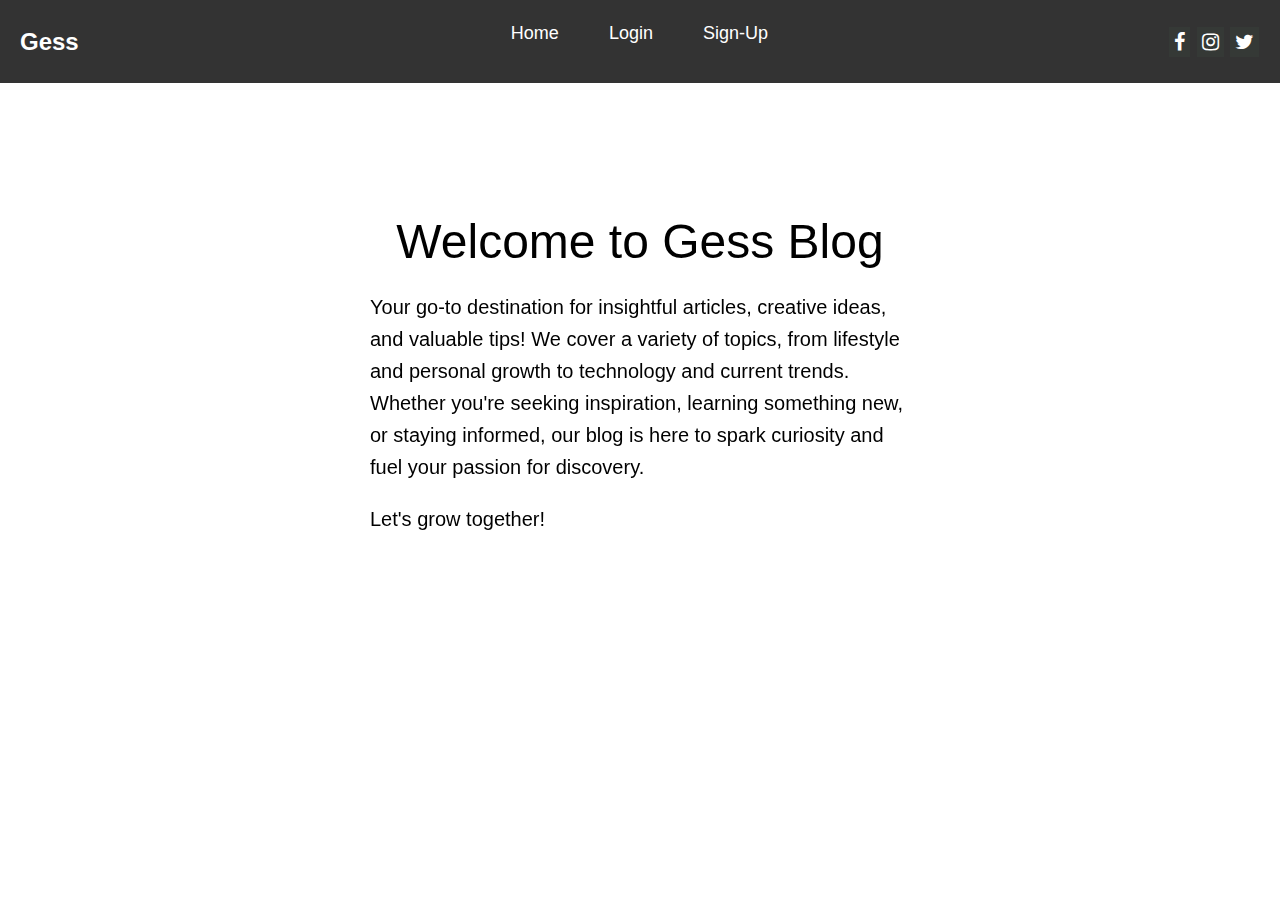
<file: index.html>
<!DOCTYPE html>
<html lang="en">

<head>
    <meta charset="UTF-8">
    <meta name="viewport" content="width=device-width, initial-scale=1.0">
    <title>Floating Background Blog</title>
    <link href="https://cdn.jsdelivr.net/npm/bootstrap@5.3.3/dist/css/bootstrap.min.css" rel="stylesheet"
        integrity="sha384-QWTKZyjpPEjISv5WaRU9OFeRpok6YctnYmDr5pNlyT2bRjXh0JMhjY6hW+ALEwIH" crossorigin="anonymous">
    <script src="https://cdn.jsdelivr.net/npm/bootstrap@5.3.3/dist/js/bootstrap.bundle.min.js"
        integrity="sha384-YvpcrYf0tY3lHB60NNkmXc5s9fDVZLESaAA55NDzOxhy9GkcIdslK1eN7N6jIeHz"
        crossorigin="anonymous"></script>
    <link rel="stylesheet" href="https://cdnjs.cloudflare.com/ajax/libs/font-awesome/4.7.0/css/font-awesome.min.css">

    <link rel="stylesheet" href="./css/index.css">

</head>

<body>
    <nav class="navbar">
        <div class="logo">Gess</div>
        <div>
            <ul class="nav-links">
                <li><a href="index.html">Home</a></li>
                <li><a href="login.html">Login</a></li>
                <li><a href="signup.html">Sign-Up</a></li>
                
            </ul>
        </div>
        <div>
            <a href="#" class="fa fa-facebook"></a>
            <a href="#" class="fa fa-instagram"></a>
            <a href="#" class="fa fa-twitter"></a>
        </div>
    </nav>
    <div class="background"></div>


    <div class="container">
        <div class="content">
            <h1>Welcome to Gess Blog</h1>
            <p> Your go-to destination for insightful articles, creative ideas, and valuable tips! We cover a
                variety of topics, from lifestyle and personal growth to technology and current trends. Whether
                you're seeking inspiration, learning something new, or staying informed, our blog is here to spark
                curiosity and fuel your passion for discovery. </p>
            <p>Let's grow together!</p>
        </div>
    </div>
</body>
</html>
</file>
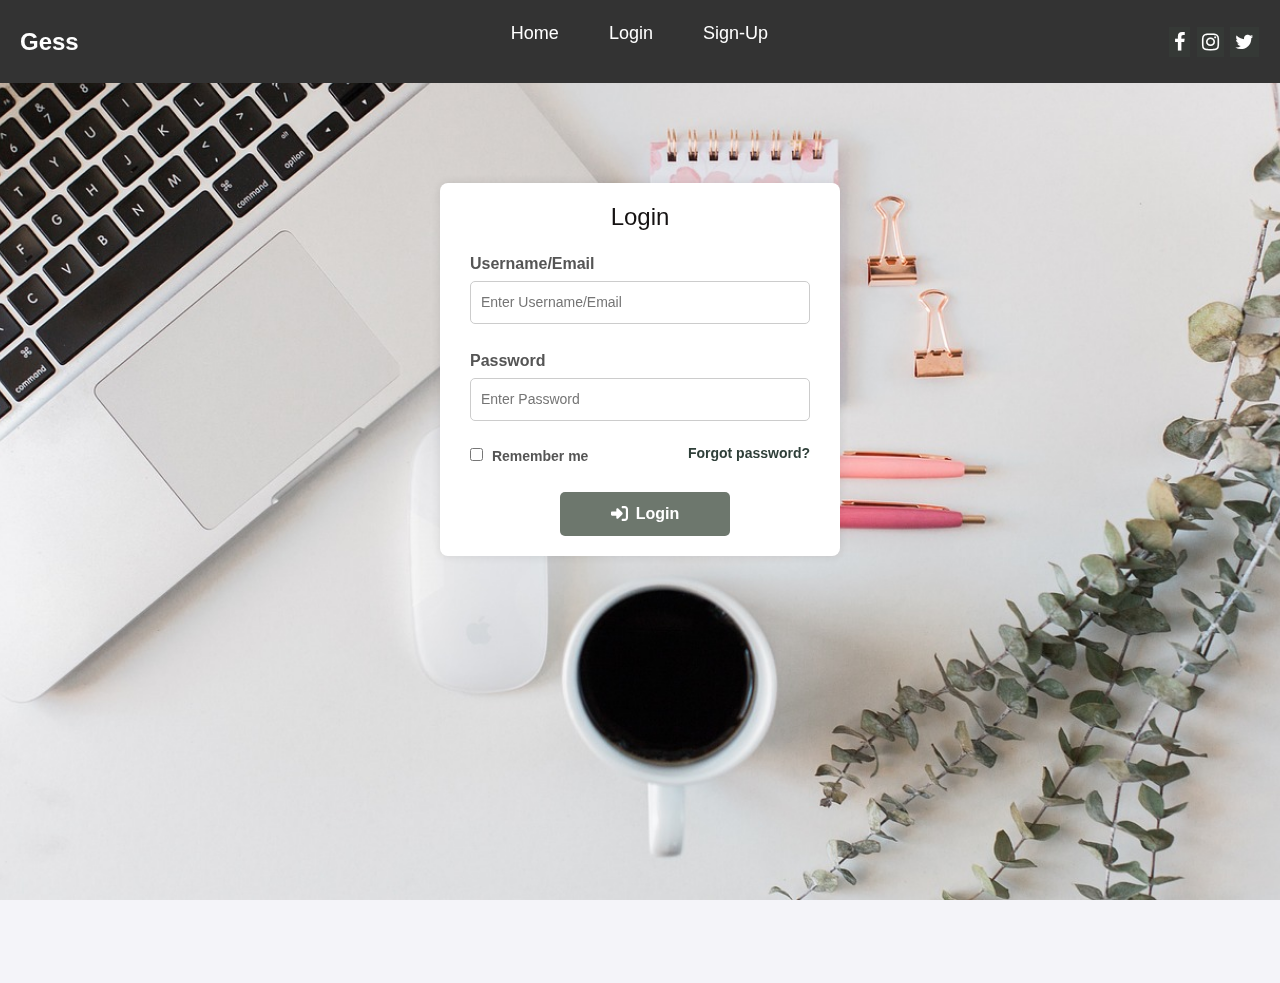
<file: login.html>
<!DOCTYPE html>
<html lang="en">

<head>
    <meta charset="UTF-8">
    <meta name="viewport" content="width=device-width, initial-scale=1.0">
    <title>Login</title>
    <link href="https://cdn.jsdelivr.net/npm/bootstrap@5.3.3/dist/css/bootstrap.min.css" rel="stylesheet"
        integrity="sha384-QWTKZyjpPEjISv5WaRU9OFeRpok6YctnYmDr5pNlyT2bRjXh0JMhjY6hW+ALEwIH" crossorigin="anonymous">
    <script src="https://cdn.jsdelivr.net/npm/bootstrap@5.3.3/dist/js/bootstrap.bundle.min.js"
        integrity="sha384-YvpcrYf0tY3lHB60NNkmXc5s9fDVZLESaAA55NDzOxhy9GkcIdslK1eN7N6jIeHz"
        crossorigin="anonymous"></script>
    <link rel="stylesheet" href="https://cdnjs.cloudflare.com/ajax/libs/font-awesome/4.7.0/css/font-awesome.min.css">

    <link rel="stylesheet" href="./css/main.css">

    <link rel="stylesheet" href="./css/login.css">
    <script src="./js/main.js"></script>
    <script src="./js/login.js"></script>


</head>

<body>
    <nav class="navbar">
        <div class="logo">Gess</div>
        <ul class="nav-links">
            <li><a href="index.html">Home</a></li>
            <li><a href="login.html">Login</a></li>
            <li><a href="signup.html">Sign-Up</a></li>
            
        </ul>

        <div>
            <a href="#" class="fa fa-facebook"></a>
            <a href="#" class="fa fa-instagram"></a>
            <a href="#" class="fa fa-twitter"></a>
        </div>
    </nav>
    <div class="background"></div>

    <div class="page-container">
        <main class="login-container">
            <h2>Login</h2>

            <label for="username">Username/Email</label>
            <input type="text" id="username" placeholder="Enter Username/Email" required>

            <label for="password">Password</label>
            <input type="password" id="password" placeholder="Enter Password" required>

            <div class="form-options">
                <label class="remember-me">
                    <input type="checkbox" id="remember-me"> Remember me
                </label>
                <a href="#" class="forgot-password"><b>Forgot password?</b></a>
            </div>

            <button id="loginButton" class="login-btn"><img src="./images/SVG/login.svg" class="icons">Login</button>

        </main>
    </div>
</body>

</html>
</file>
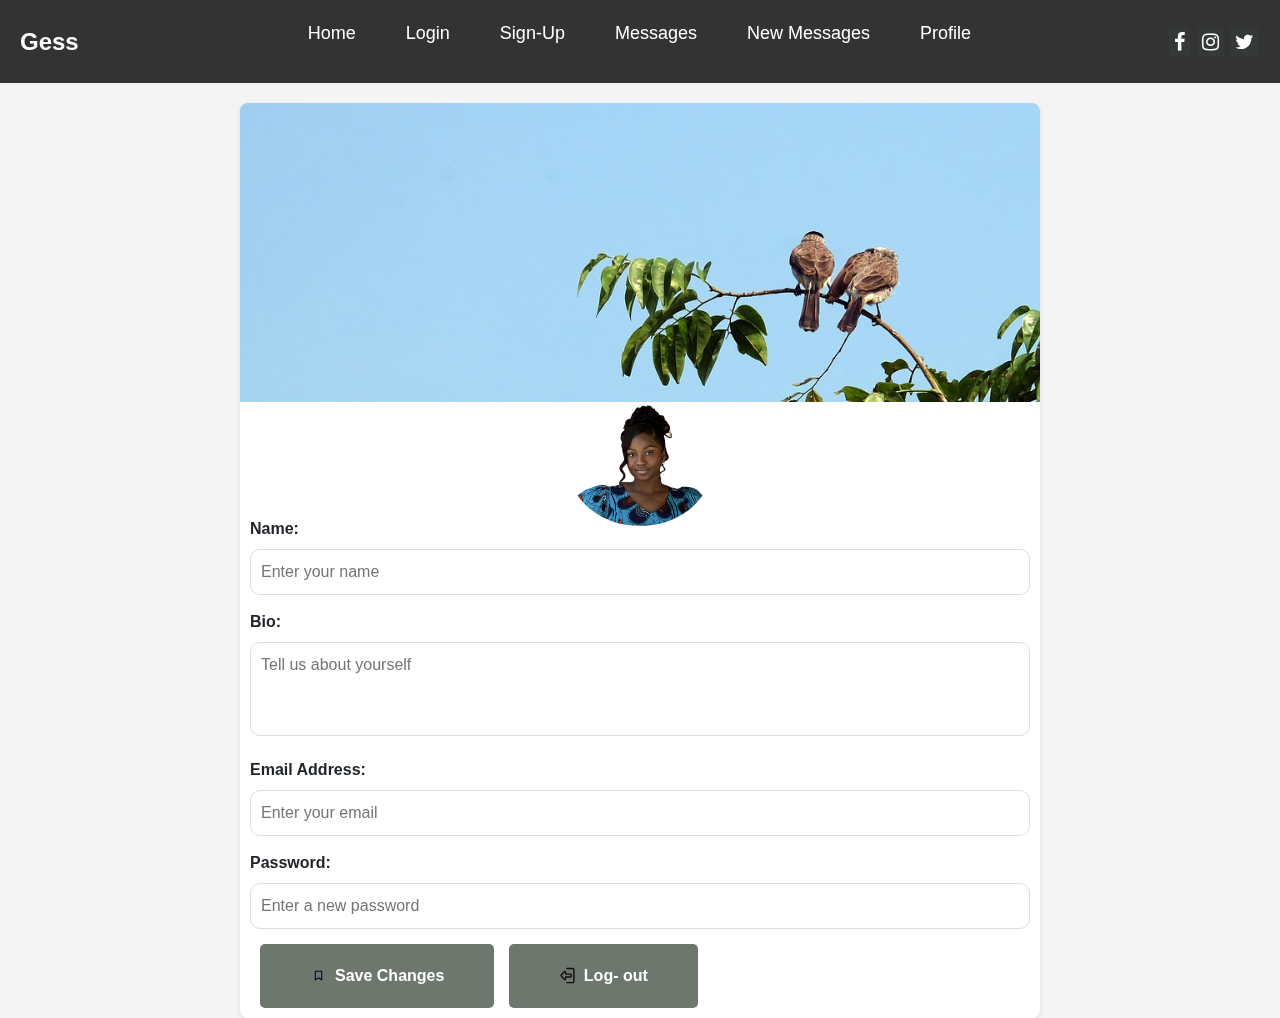
<file: profile.html>
<!DOCTYPE html>
<html lang="en">

<head>
    <meta charset="UTF-8">
    <meta name="viewport" content="width=device-width, initial-scale=1.0">
    <title>Profile</title>
    <link href="https://cdn.jsdelivr.net/npm/bootstrap@5.3.3/dist/css/bootstrap.min.css" rel="stylesheet"
        integrity="sha384-QWTKZyjpPEjISv5WaRU9OFeRpok6YctnYmDr5pNlyT2bRjXh0JMhjY6hW+ALEwIH" crossorigin="anonymous">
    <script src="https://cdn.jsdelivr.net/npm/bootstrap@5.3.3/dist/js/bootstrap.bundle.min.js"
        integrity="sha384-YvpcrYf0tY3lHB60NNkmXc5s9fDVZLESaAA55NDzOxhy9GkcIdslK1eN7N6jIeHz"
        crossorigin="anonymous"></script>
    <link rel="stylesheet" href="https://cdnjs.cloudflare.com/ajax/libs/font-awesome/4.7.0/css/font-awesome.min.css">
    <link rel="stylesheet" href="./css/main.css">
    <link rel="stylesheet" href="./css/profile.css">
    <script src="./js/profile.js"></script>

</head>

<body>
    <nav class="navbar">
        <div class="logo">Gess</div>
        <ul class="nav-links">
            <li><a href="index.html">Home</a></li>
            <li><a href="login.html">Login</a></li>
            <li><a href="signup.html">Sign-Up</a></li>
            <li><a href="messages.html">Messages</a></li>
            <li><a href="new.html">New Messages</a></li>
            <li><a href="profile.html">Profile</a></li>
        </ul>
        <div>
            <a href="#" class="fa fa-facebook"></a>
            <a href="#" class="fa fa-instagram"></a>
            <a href="#" class="fa fa-twitter"></a>
        </div>
    </nav>
    <div class="profile-container">
        <!-- Cover Photo Section -->
        <div class="cover-photo">
            <img id="cover-photo" src="./images/bird-6776077_960_720.jpg" alt="Cover Photo">
        </div>

        <!-- Profile Header -->
        <div class="profile-header">
            <div class="profile-photo-container">
                <img id="profile-photo" src="./images/profile picture.png" alt="Profile Photo">
            </div>
        </div>
        <div class="background"></div>


        <div class="profile-form">
            <form id="editable-profile-form">
                <label for="name">Name:</label>
                <input type="text" id="name" placeholder="Enter your name">

                <label for="bio">Bio:</label>
                <textarea id="bio" rows="3" placeholder="Tell us about yourself"></textarea>

                <label for="email">Email Address:</label>
                <input type="email" id="email" placeholder="Enter your email">

                <label for="password">Password:</label>
                <input type="password" id="password" placeholder="Enter a new password">

                <button type="submit" id="submit"><img src="./images/SVG/save.svg" class="icons">Save Changes</button>
                <button id="logout"><img src="./images/SVG/logout.svg" class="icons">Log- out</button>

            </form>
        </div>
    </div>
</body>

</html>
</file>
<file: css/index.css>
header {
    background-color: #333;
    color: white;
    padding: 20px;
    text-align: center;
  }
  
  main {
    padding: 20px;
  }
 
  
  textarea {
    resize: vertical;
    min-height: 100px;
  }
  
  button {
    padding: 10px;
    background-color: #4CAF50;
    color: white;
    border: none;
    cursor: pointer;
  }
  
  button:hover {
    background-color: white;
  }
  
  a {
    color: #4CAF50;
  }
  

  * {
    margin: 0;
    padding: 0;
    box-sizing: border-box;
}

body {
    font-family: Arial, sans-serif;
}

.navbar {
    background-color: #333;
    overflow: hidden;
    display: flex;
    justify-content: space-between;
    align-items: center;
    padding: 10px 20px;
}

.navbar .logo {
    color: white;
    font-size: 24px;
    font-weight: bold;
}

.nav-links {
    list-style: none;
    display: flex;
}

.nav-links li {
    padding: 0 15px;
}

.nav-links a {
    color: white;
    text-decoration: none;
    font-size: 18px;
    padding: 10px;
    display: block;
}

.nav-links a:hover {
    background-color: #575757;
}


.search-container {
    display: flex;
    align-items: center;
}

#search-bar {
    padding: 7px;
    font-size: 16px;
    border: 1px solid #ccc;
    border-radius: 4px;
}

button {
    padding: 8px 12px;
    background-color: rgb(65, 107, 76);
    color: white;
    border: none;
    border-radius: 4px;
    margin-left: 10px;
    cursor: pointer;
}

button:hover {
    background-color: #425c44;
}




body {
    margin: 0;
    padding: 0;
    font-family: Arial, sans-serif;
    color: #fff;
}

/* Fixed background image */
.background {
    position: fixed;
    top: 0;
    left: 0;
    width: 100%;
    height: 100%;
    background-image: url('https://cdn.pixabay.com/photo/2019/03/22/19/32/table-4074014_1280.jpg'); /* Add your background image URL here */
    background-position: center;
    background-size: cover;
    background-attachment: fixed;
    z-index: -1;
}

.fa {
    padding: 5px;
    font-size: 20px;
    text-align: left;
    text-decoration: none;
    margin: 1px 1px;
  }
  .fa-facebook {
    background: #353936;
    color: white;
  }
  .fa-instagram {
    background: #353936;
    color: white;
  }
  .fa-twitter {
    background: #353936;
    color: white;
  }
 

  
/* Title style */
h1 {
    font-size: 3rem;
    text-align: center;
    margin-bottom: 20px;
}


p {
    font-size: 1.25rem;
    font-family: 'Segoe UI', Tahoma, Geneva, Verdana, sans-serif;
    line-height: 1.6;
    text-align: left;
    margin-bottom: 20px;
}


.content {
    color: black; 
    padding: 60px;
    border-radius: 10px;
    
}

.container {
    position: relative;
    max-width: 800px;
    margin: 0 auto;
    padding: 70px;
}
</file>
<file: css/main.css>
* {
    margin: 0;
    padding: 0;
    box-sizing: border-box;
}

body {
    font-family: Arial, sans-serif;
}

.navbar {
    background-color: #333;
    overflow: hidden;
    display: flex;
    justify-content: space-between;
    align-items: center;
    padding: 10px 20px;
}

.navbar .logo {
    color: white;
    font-size: 24px;
    font-weight: bold;
}

.nav-links {
    list-style: none;
    display: flex;
}

.nav-links li {
    padding: 0 15px;
}

.nav-links a {
    color: white;
    text-decoration: none;
    font-size: 18px;
    padding: 10px;
    display: block;
}

.nav-links a:hover {
    background-color: #575757;
}

.search-container {
    display: flex;
    align-items: center;
}

#search-bar {
    padding: 7px;
    font-size: 16px;
    border: 1px solid #ccc;
    border-radius: 4px;
}

button {
    padding: 8px 12px;
    background-color: #4CAF50;
    color: white;
    border: none;
    border-radius: 4px;
    margin-left: 10px;
    cursor: pointer;
}


button:hover {
    background-color: #45a049;
}
.icons {   /*this class is for the buttons on line 34 & 35*/
    width: 25px;   /* this adjust the size of the icon*/
    padding-right: 8px; /*this moves it away from the words*/
    padding-bottom: 3px;
}
</file>
<file: css/login.css>
* {
    margin: 0;
    padding: 0;
    box-sizing: border-box;
}

body {
    font-family: Arial, sans-serif;
}

.navbar {
    background-color: #333;
    overflow: hidden;
    display: flex;
    justify-content: space-between;
    align-items: center;
    padding: 10px 20px;
}

.navbar .logo {
    color: white;
    font-size: 24px;
    font-weight: bold;
}

.nav-links {
    list-style: none;
    display: flex;
}

.nav-links li {
    padding: 0 15px;
}

.nav-links a {
    color: white;
    text-decoration: none;
    font-size: 18px;
    padding: 10px;
    display: block;
}

.nav-links a:hover {
    background-color: #575757;
}


.search-container {
    display: flex;
    align-items: baseline;
}

#search-bar {
    padding: 7px;
    font-size: 16px;
    border: 1px solid #ccc;
    border-radius: 4px;
}

#searchButton {
    display: flex;
    align-items: center;
    padding: 7px;
    font-size: 16px;
    border: 1px solid #ccc;
    border-radius: 4px;
}

button {
    padding: 8px 12px;
    background-color: #4CAF50;
    color: white;
    border: none;
    border-radius: 4px;
    cursor: pointer;
}

button:hover {
    background-color: #45a049;
}

* {
    margin: 0;
    padding: 0;
    box-sizing: border-box;
    font-family: Arial, sans-serif;
}
 
body {
    background-color: #f4f4f9;
}
 
.page-container {
    display: flex;
    justify-content: center;
    align-items: center;
    min-height: calc(100vh - 60px);
    margin-top: 60px;
}
 
.login-container {
    background: #ffffff;
    padding: 20px 30px;
    border-radius: 8px;
    box-shadow: 0 0 10px rgba(18, 14, 14, 0.1);
    width: 100%;
    max-width: 400px;
    text-align: center;
    margin: auto;
    margin-top: 40px;
}
 
.login-container h2 {
    margin-bottom: 20px;
    font-size: 24px;
    color: #151212;
}
 
label {
    display: block;
    text-align: left;
    margin: 10px 0 5px;
    font-weight: bold;
    color: #555;
}
 
input[type="text"],
input[type="password"] {
    width: 100%;
    padding: 10px;
    margin-bottom: 15px;
    border: 1px solid #ccc;
    border-radius: 5px;
    font-size: 14px;
}
 
.form-options {
    display: flex;
    justify-content: space-between;
    align-items: center;
    margin-bottom: 20px;
    font-size: 14px;
    color: #555;
}
 
.remember-me input {
    margin-right: 5px;
}
 
.forgot-password {
    text-decoration: none;
    color: #2f3f39;
}
 
.forgot-password:hover {
    text-decoration: underline;
}
 
.login-btn {
    width: 50%;
    padding: 10px;
    background-color: #6d776d;
    color: #fff;
    border: none;
    border-radius: 5px;
    cursor: pointer;
    font-size: 16px;
    font-weight: bold;
    transition: background-color 0.3s ease;
}
 
.login-btn:hover {
    background-color: #151815;
}
 
.background {
    position: fixed;
    top: 0;
    left: 0;
    width: 100%;
    height: 100%;
    background-image: url('/images/computer-4484282_1280.jpg'); /* Add your background image URL here */
    background-position: center;
    background-size: cover;
    background-attachment: fixed;
    z-index: -1;
}
.fa {
    padding: 5px;
    font-size: 20px;
    text-align: left;
    text-decoration: none;
    margin: 1px 1px;
  }
  .fa-facebook {
    background: #353936;
    color: white;
  }
  .fa-instagram {
    background: #353936;
    color: white;
  }
  .fa-twitter {
    background: #353936;
    color: white;
  }
</file>
<file: css/profile.css>
body {
    font-family: Arial, sans-serif;
}

.navbar {
    background-color: #333;
    overflow: hidden;
    display: flex;
    justify-content: space-between;
    align-items: center;
    padding: 10px 20px;
}

.navbar .logo {
    color: white;
    font-size: 24px;
    font-weight: bold;
}

.nav-links {
    list-style: none;
    display: flex;
}

.nav-links li {
    padding: 0 15px;
}

.nav-links a {
    color: white;
    text-decoration: none;
    font-size: 18px;
    padding: 10px;
    display: block;
}

.nav-links a:hover {
    background-color: #575757;
}

.search-container {
    display: flex;
    align-items: center;
}

#search-bar {
    padding: 7px;
    font-size: 16px;
    border: 1px solid #ccc;
    border-radius: 4px;
}

button {
    padding: 8px 12px;
    background-color: #4CAF50;
    color: white;
    border: none;
    border-radius: 4px;
    margin-left: 10px;
    cursor: pointer;
}

button:hover {
    background-color: #45a049;
}

/* General Styling */
body {
  font-family: Arial, sans-serif;
  margin: 0;
  padding: 0;
  background-color: #f4f4f4;
}

.profile-container {
  max-width: 800px;
  margin: 0 auto;
  margin-top: 20px; /*space btw navbar */
  background-color: #fff;
  border-radius: 8px;
  overflow: hidden;
  box-shadow: 0 2px 4px rgba(0, 0, 0, 0.1);
}

/* Cover Photo */
.cover-photo {
  position: relative;
  margin-top: -21px;
}

.cover-photo img {
  width: 100%;
  height: 300px;
  object-fit: cover;
  margin-top: 20px;
}

.cover-photo button {
  position: absolute;
  bottom: 10px;
  right: 10px;
  padding: 8px 12px;
  background-color: #007bff;
  color: #fff;
  border: none;
  border-radius: 5px;
  cursor: pointer;
}

.cover-photo button:hover {
  background-color: #0056b3;
}

/* Profile Header */
.profile-header {
  text-align: center;
  margin: auto;
}

.profile-photo-container {
  position: relative;
  display: inline-block;
  height: 10px;
}

.profile-photo-container img {
  width: 150px;
  height: 127px;
  border-radius: 50%;
  border: 3px solid #fff;
}

.profile-photo-container button {
  position: absolute;
  bottom: 0;
  left: 50%;
  transform: translateX(-50%);
  padding: 10px 10px;
  background-color: #007bff;
  color: #fff;
  border: none;
  border-radius: 5px;
  cursor: pointer;
  font-size: 12px;
}

.profile-photo-container button:hover {
  background-color: #0056b3;
}

/* Profile Form */
.profile-form {
  padding: 10px;
  margin-top: 30px;
}

.profile-form label {
  display: block;
  margin-bottom: 8px;
  font-weight: bold;
}

.profile-form input, .profile-form textarea {
  width: 100%;
  padding: 10px;
  margin-bottom: 15px;
  border: 1px solid #ddd;
  border-radius: 10px;
}

.profile-form textarea {
  resize: none;
}

.profile-form button {
  padding: 20px 50px;
  background-color: #6d776d;;
  color: #fff;
  border: none;
  border-radius: 5px;
  font-weight: bold;
  cursor: pointer;
}

.profile-form button:hover {
  background-color: #0056b3;
}


.background {
  position: fixed;
  top: 0;
  left: 0;
  width: 100%;
  height: 100%;
  background-image: url('https://cdn.pixabay.com/photo/2019/09/17/18/48/computer-4484282_1280.jpg'); /* Add your background image URL here */
  background-position: center;
  background-size: cover;
  background-attachment: fixed;
  z-index: -1;
}

.fa {
  padding: 5px;
  font-size: 20px;
  text-align: left;
  text-decoration: none;
  margin: 1px 1px;
}
.fa-facebook {
  background: #353936;
  color: white;
}
.fa-instagram {
  background: #353936;
  color: white;
}
.fa-twitter {
  background: #353936;
  color: white;
}
</file>
